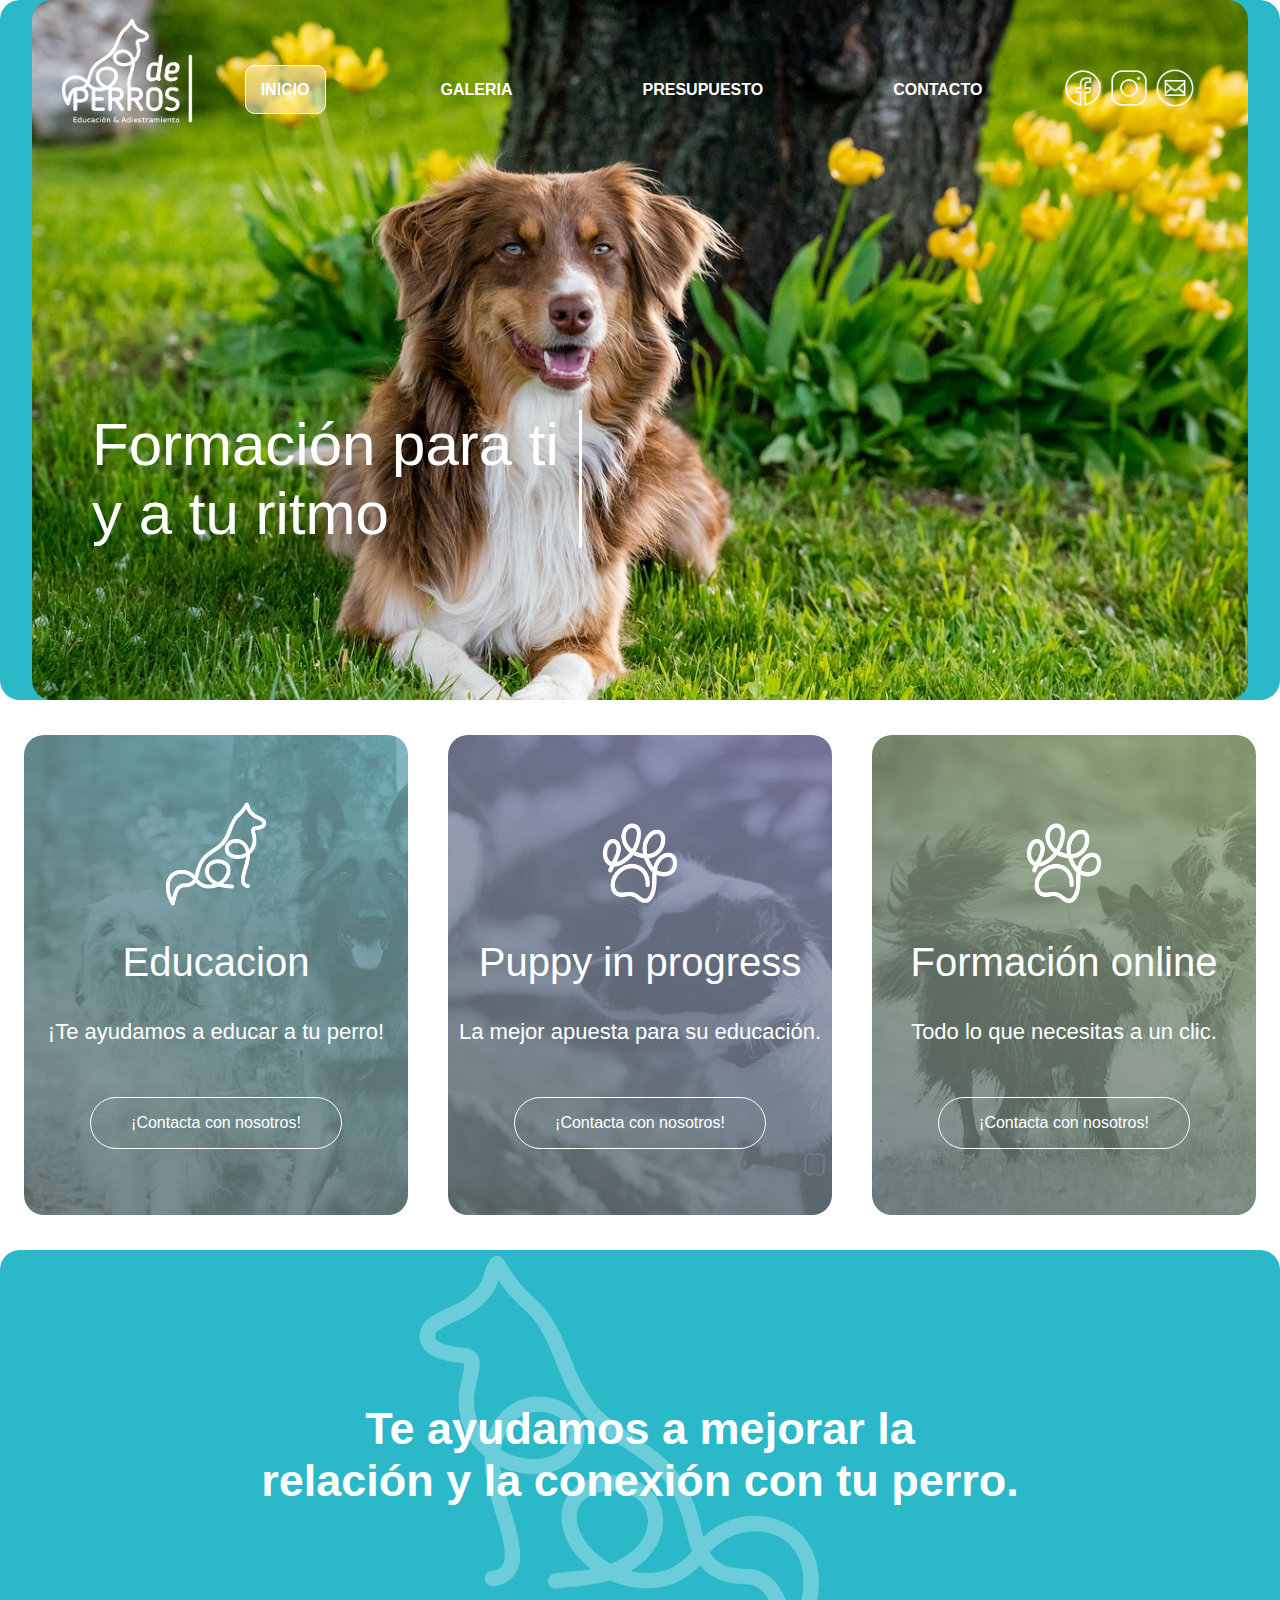
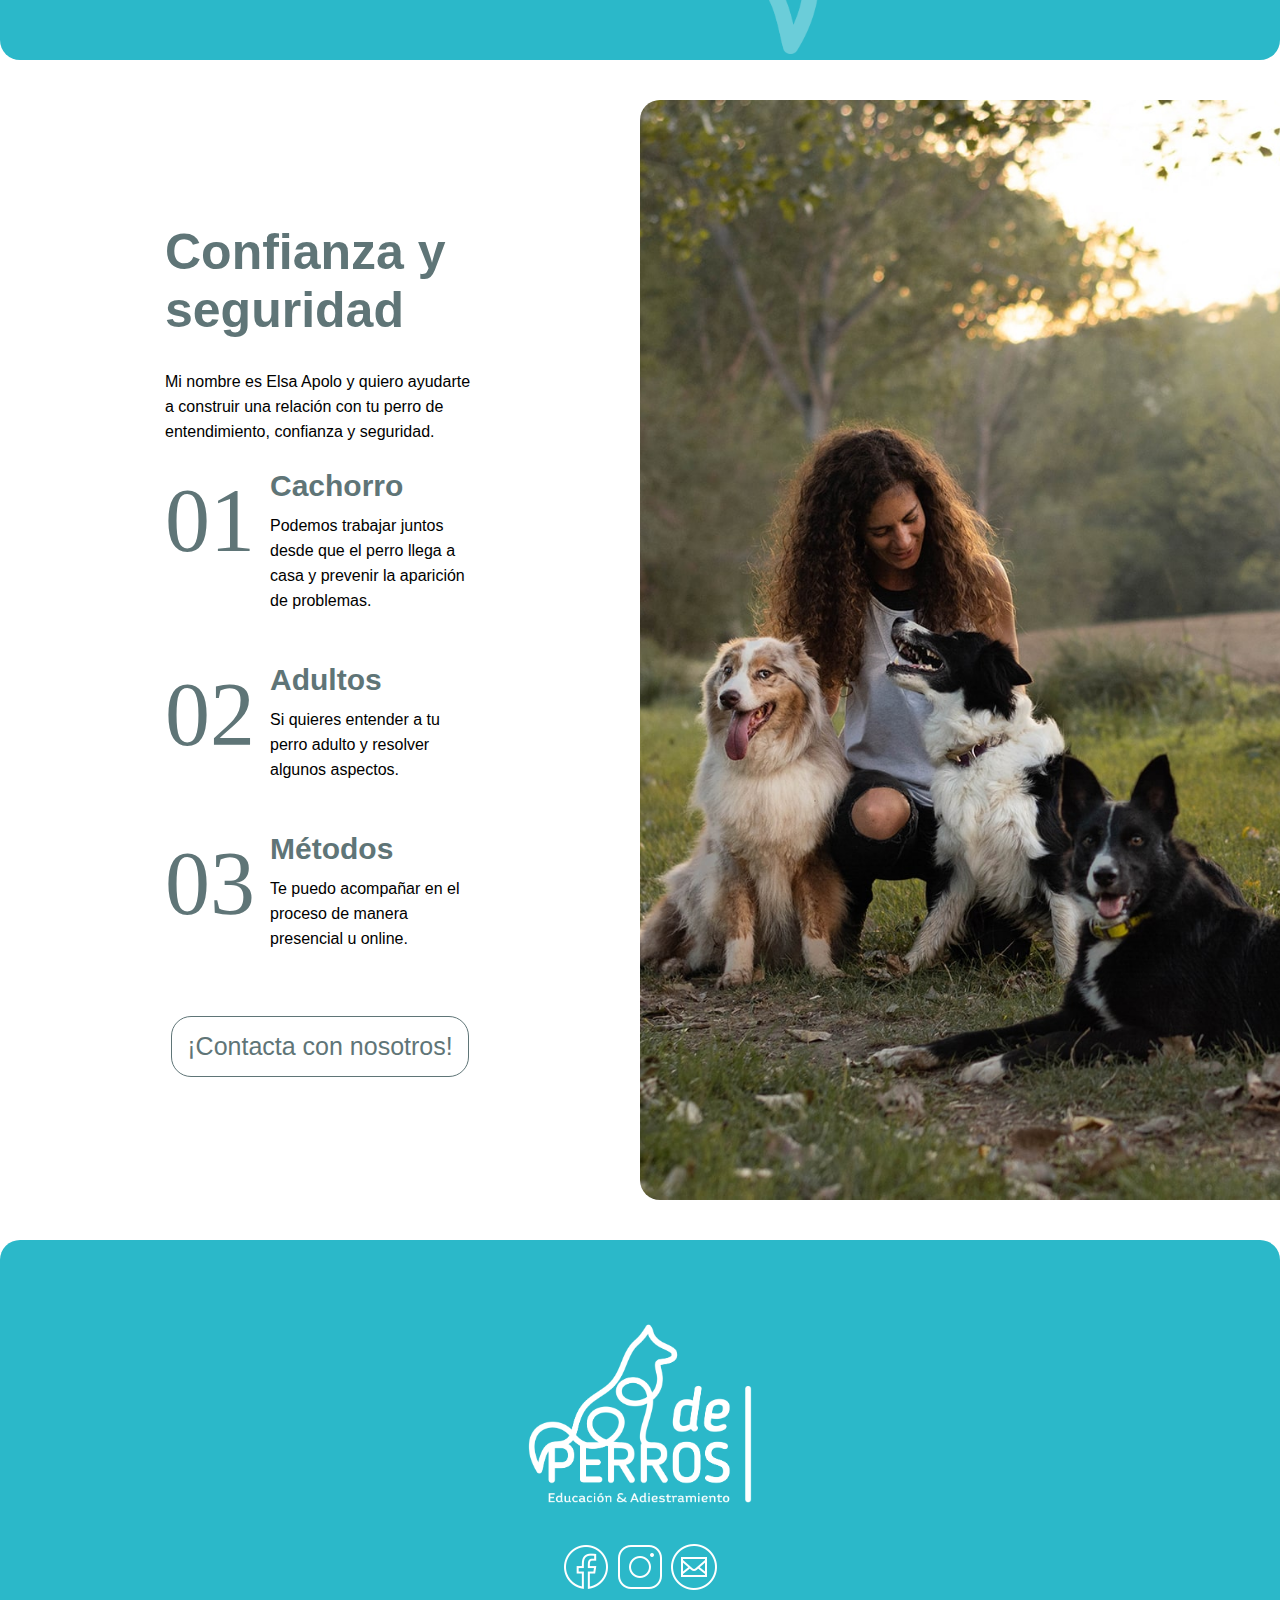
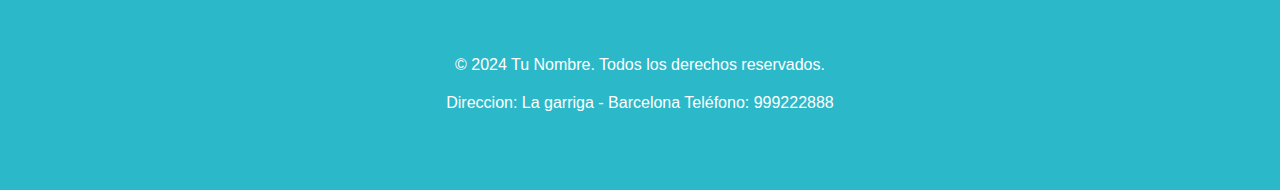
<file: index.html>
<!DOCTYPE html>
<html lang="es">
<head>
    <meta charset="UTF-8">
    <meta name="viewport" content="width=device-width, initial-scale=1.0">
    <title>De Perros - Educacion & Adiestramiento</title>
    <link rel="stylesheet" href="./estilos/estilos.css">
</head>
<body>
    <header class="header-inicio">
        <div class="fondo-imagen-header">
            <nav class="nav-principal">
                <div class="logo-completo-header">
                    <a href="./index.html"><img src="./assets/imagenes/logo_completo_blanco.png" alt="logo completo" class="logo"></a>
                </div>
                <div class="lista-navegador">
                    <ul>
                        <li><a href="./index.html" class="nav-inicio">INICIO</a></li>
                        <li><a href="./views/productos.html">GALERIA</a></li>
                        <li><a href="./views/presupuesto.html">PRESUPUESTO</a></li>
                        <li><a href="./views/contacto.html">CONTACTO</a></li>
                    </ul>
                </div>
                <div class="redes-sociales">
                    <a href="https://www.facebook.com/deperrosadiestramiento" target="_blank"><img src="./assets/imagenes/icons8-facebook-nuevo-50.png" alt="logo de facebook" class="logos"></a>
                    <a href="https://www.instagram.com/elsa_apolo/" target="_blank"><img src="./assets/imagenes/icons8-instagram-50.png" alt="logo de instagram" class="logos"></a>
                    <a href="https://www.google.com/intl/es/gmail/about/" target="_blank"><img src="./assets/imagenes/icons8-correo-50.png" alt="logo de correo" class="logos"></a>
                </div>
            </nav>
            <div class="contenedor-titulo-header">
                <h1 class="titulo-principal">Formación para ti <br> y a tu ritmo</h1>
                <!-- <a href="#" class="boton-principal-header">¡¡Contacta con nosotros!!</a> -->
            </div>    
        </div>  
    </header>
    <main class="main-principal">
        <section class="section1">
            <div class="section1-img1">
                <img src="./assets/imagenes/deperros-59-min-768x749.png" alt="logo de perro" class="logo-perro-pequeño">
                <h4 class="titulo-h4-imagen">Educacion</h4>
                <p class="parrafo-imagen-pequeña">¡Te ayudamos a educar a tu perro!</p>
                <a href="./views/contacto.html" class="enlace-imagen-pequeña">¡Contacta con nosotros!</a>
            </div>
            <div class="section1-img2">
                <img src="./assets/imagenes/deperros-59-min-1-768x749.png" alt="logo de patita de perro" class="logo-perro-pequeño">
                <h4 class="titulo-h4-imagen">Puppy in progress</h4>
                <p class="parrafo-imagen-pequeña">La mejor apuesta para su educación.</p>
                <a href="./views/contacto.html" class="enlace-imagen-pequeña">¡Contacta con nosotros!</a>
            </div>
            <div class="section1-img3">
                <img src="./assets/imagenes/deperros-59-min-1-768x749.png" alt="logo de patita de perro" class="logo-perro-pequeño">
                <h4 class="titulo-h4-imagen">Formación online</h4>
                <p class="parrafo-imagen-pequeña">Todo lo que necesitas a un clic.</p>
                <a href="./views/contacto.html" class="enlace-imagen-pequeña">¡Contacta con nosotros!</a>
            </div>
        </section>
        <section class="section2">
            <h3 class="titulo-encabezado-h3">Te ayudamos a mejorar la <br>  relación y la conexión con tu perro.</h3>
            <img src="./assets/imagenes/deperros-01-min-1.png" alt="logo de perro" class="logo-perro-grande">
        </section>
        <section class="section3">
            <div class="confianza-seguridad-inicio">
               <div class="columna-seguridad-inicio">
                    <h2 class="titulo-confianza">Confianza y seguridad</h2>
                    <p class="parrafo-seguridad">Mi nombre es Elsa Apolo y quiero ayudarte a construir una relación con tu perro de entendimiento, confianza y seguridad.</p>
               </div>
               <div class="numero-1">
                    <div class="caja-numero">
                        <p class="size-numero-inicio gilda-display-regular">01</p>
                    </div>
                    <div class="caja-parrafo">
                        <h4 class="titulo-cachorro">Cachorro</h4>
                        <p class="parrafo-numero">Podemos trabajar juntos desde que el perro llega a casa y prevenir la aparición de problemas.</p>
                    </div>
               </div>
               <div class="numero-1">
                <div class="caja-numero">
                    <p class="size-numero-inicio gilda-display-regular">02</p>
                </div>
                <div class="caja-parrafo">
                    <h4 class="titulo-cachorro">Adultos</h4>
                    <p class="parrafo-numero">Si quieres entender a tu perro adulto y resolver algunos aspectos.</p>
                </div>
                </div>
                <div class="numero-1">
                    <div class="caja-numero">
                        <p class="size-numero-inicio gilda-display-regular">03</p>
                    </div>
                    <div class="caja-parrafo">
                        <h4 class="titulo-cachorro">Métodos</h4>
                        <p class="parrafo-numero">Te puedo acompañar en el proceso de manera presencial u online.</p>
                    </div>
                </div>
                <a href="./views/contacto.html" class="boton-contacta-inicial">¡Contacta con nosotros!</a>
            </div>
            <div class="imagen-confianza-seguridad"></div>
        </section>
    </main>
    <footer class="footer-inicio">
        <img src="./assets/imagenes/logo_completo_blanco.png" alt="logo completo" class="logo-footer-medidas">
        <div class="redes-footer">
            <a href="https://www.facebook.com/deperrosadiestramiento" target="_blank"><img src="./assets/imagenes/icons8-facebook-nuevo-50.png" alt="logo de facebook" class="logos-footer"></a>
            <a href="https://www.instagram.com/elsa_apolo/" target="_blank"><img src="./assets/imagenes/icons8-instagram-50.png" alt="logo de instagram" class="logos-footer"></a>
            <a href="https://www.google.com/intl/es/gmail/about/" target="_blank"><img src="./assets/imagenes/icons8-correo-50.png" alt="logo de correo" class="logos-footer"></a>
        </div>
        <p class="copy-footer">&copy; 2024 Tu Nombre. Todos los derechos reservados.</p>
        <p class="parrafo-direccion-footer">Direccion: La garriga - Barcelona  Teléfono: 999222888 </p>
    </footer>
</body>
</html>
</file>
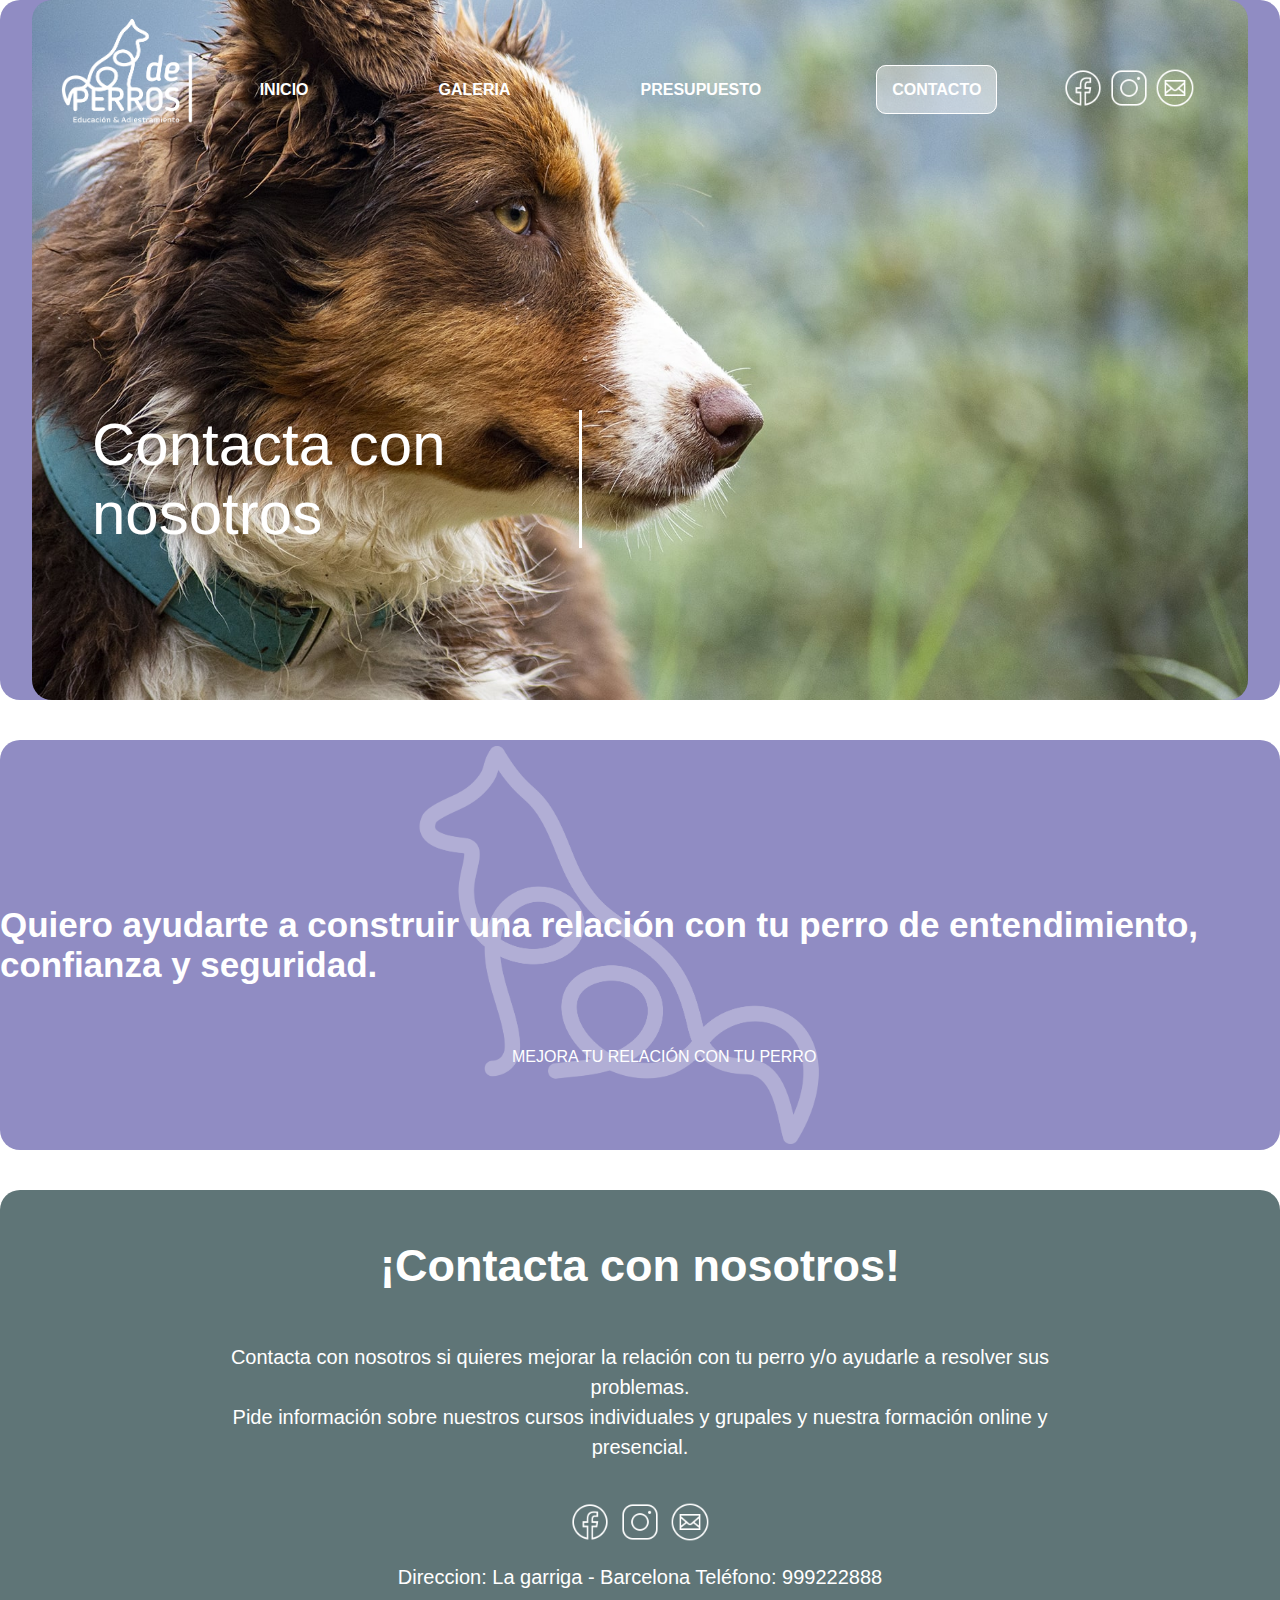
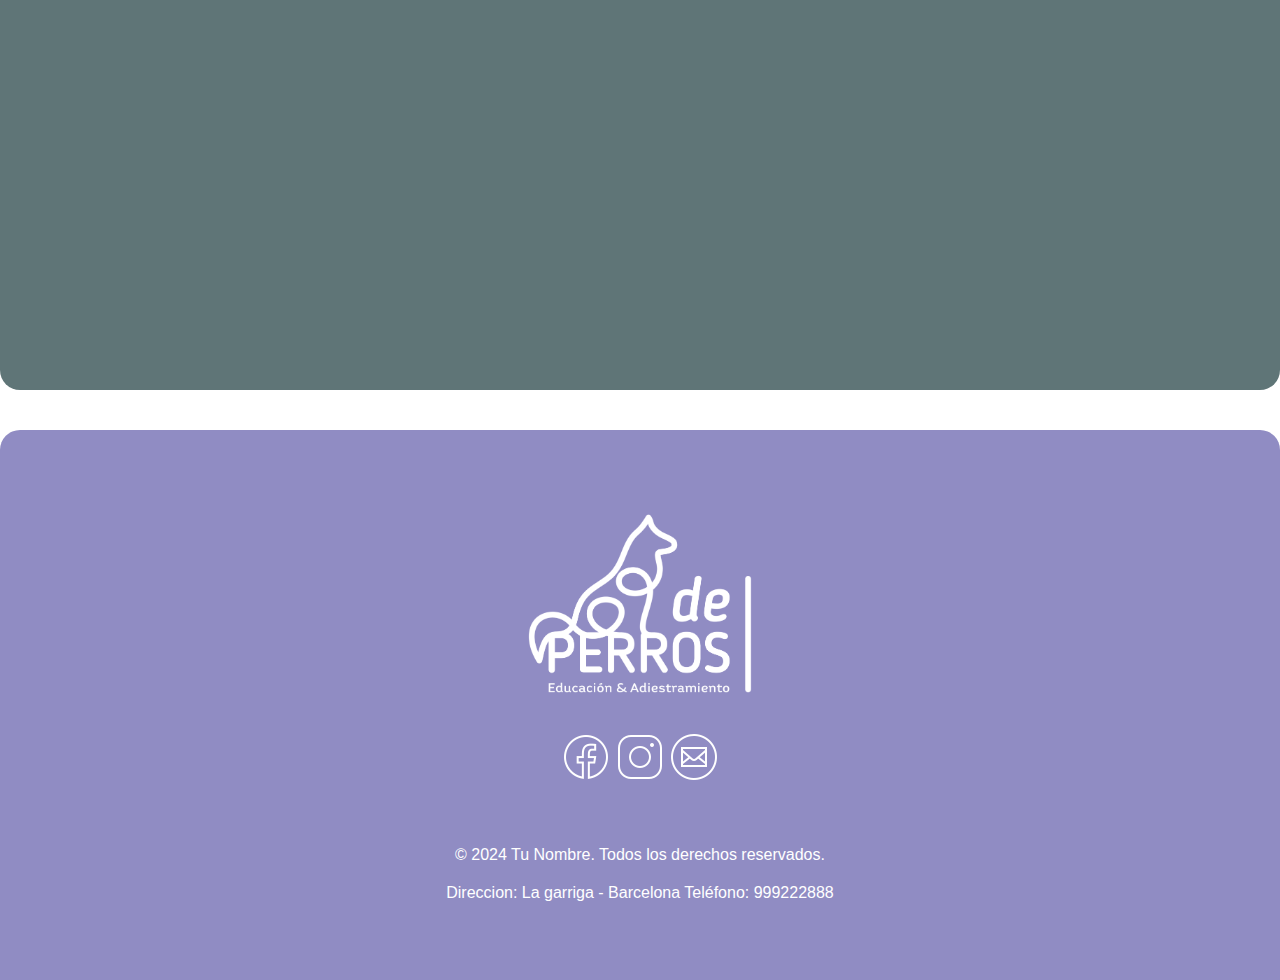
<file: views/contacto.html>
<!DOCTYPE html>
<html lang="es">
<head>
    <meta charset="UTF-8">
    <meta name="viewport" content="width=device-width, initial-scale=1.0">
    <title>Document</title>
    <link rel="stylesheet" href="./../estilos/estilos.css">
</head>
<body>
    <header class="header-inicio-presupuesto">
        <div class="fondo-imagen-presupuesto-contacto">
            <nav class="nav-principal">
                <div class="logo-completo-header">
                    <a href="./../index.html"><img src="./../assets/imagenes/logo_completo_blanco.png" alt="logo completo" class="logo"></a>
                </div>
                <div class="lista-navegador">
                    <ul>
                        <li><a href="./../index.html">INICIO</a></li>
                        <li><a href="./../views/productos.html">GALERIA</a></li>
                        <li><a href="./presupuesto.html">PRESUPUESTO</a></li>
                        <li><a href="./contacto.html" class="nav-contacto">CONTACTO</a></li>
                    </ul>
                </div>
                <div class="redes-sociales">
                    <a href="https://www.facebook.com/deperrosadiestramiento" target="_blank"><img src="./../assets/imagenes/icons8-facebook-nuevo-50.png" alt="logo de facebook" class="logos"></a>
                    <a href="https://www.instagram.com/elsa_apolo/" target="_blank"><img src="./../assets/imagenes/icons8-instagram-50.png" alt="logo de instagram" class="logos"></a>
                    <a href="https://www.google.com/intl/es/gmail/about/" target="_blank"><img src="./../assets/imagenes/icons8-correo-50.png" alt="logo de correo" class="logos"></a>
                </div>
            </nav>
            <div class="contenedor-titulo-header">
                <h1 class="titulo-principal">Contacta con nosotros</h1>
            </div>    
        </div>  
    </header>
    <main>
        <section class="section2-presupuesto">
            <h3 class="titulo-encabezado-h3-productos"> Quiero ayudarte a construir una relación con tu perro de entendimiento, confianza y seguridad.</h3>
            <p class="titulo-fondo-azul-productos">MEJORA TU RELACIÓN CON TU PERRO</p>
            <img src="./../assets/imagenes/deperros-01-min-1.png" alt="logo de perro" class="logo-perro-grande">
        </section>
        <section class="contacta-con-nosotros">
            <div class="contacto">
                <h2 class="titulo-contacto">¡Contacta con nosotros!</h2>
                <p class="parrafo-contacto">Contacta con nosotros si quieres mejorar la relación con tu perro y/o ayudarle a resolver sus problemas. <br> Pide información sobre nuestros cursos individuales y grupales y nuestra formación online y presencial.</p>
                <a href="https://www.facebook.com/deperrosadiestramiento" target="_blank"><img src="./../assets/imagenes/icons8-facebook-nuevo-50.png" alt="logo de facebook" class="logos"></a>
                <a href="https://www.instagram.com/elsa_apolo/" target="_blank"><img src="./../assets/imagenes/icons8-instagram-50.png" alt="logo de instagram" class="logos"></a>
                <a href="https://www.google.com/intl/es/gmail/about/" target="_blank"><img src="./../assets/imagenes/icons8-correo-50.png" alt="logo de correo" class="logos"></a>
                <p class="parrafo-direccion">Direccion: La garriga - Barcelona  Teléfono: 999222888 </p>
            </div>
            <iframe src="https://www.google.com/maps/embed?pb=!1m19!1m8!1m3!1d190710.99968400464!2d2.2833401!3d41.6803805!3m2!1i1024!2i768!4f13.1!4m8!3e6!4m0!4m5!1s0x12a4c5bd9738dbe1%3A0xe1a5c8e5ca4ae083!2sLa%20Garriga%2008530%20Barcelona!3m2!1d41.6803805!2d2.2833400999999998!5e0!3m2!1ses!2ses!4v1713471347501!5m2!1ses!2ses" width="1440" height="450" style="border:0;" allowfullscreen="" loading="lazy" referrerpolicy="no-referrer-when-downgrade" class="mapa"></iframe>
        </section>
    </main>
    <footer class="footer-contacto">
        <img src="./../assets/imagenes/logo_completo_blanco.png" alt="logo completo" class="logo-footer-medidas">
        <div class="redes-footer">
            <a href="https://www.facebook.com/deperrosadiestramiento" target="_blank"><img src="./../assets/imagenes/icons8-facebook-nuevo-50.png" alt="logo de facebook" class="logos-footer"></a>
            <a href="https://www.instagram.com/elsa_apolo/" target="_blank"><img src="./../assets/imagenes/icons8-instagram-50.png" alt="logo de instagram" class="logos-footer"></a>
            <a href="https://www.google.com/intl/es/gmail/about/" target="_blank"><img src="./../assets/imagenes/icons8-correo-50.png" alt="logo de correo" class="logos-footer"></a>
        </div>
        <p class="copy-footer">&copy; 2024 Tu Nombre. Todos los derechos reservados.</p>
        <p class="parrafo-direccion-footer">Direccion: La garriga - Barcelona  Teléfono: 999222888 </p>
    </footer>
</body>
</html>
</file>
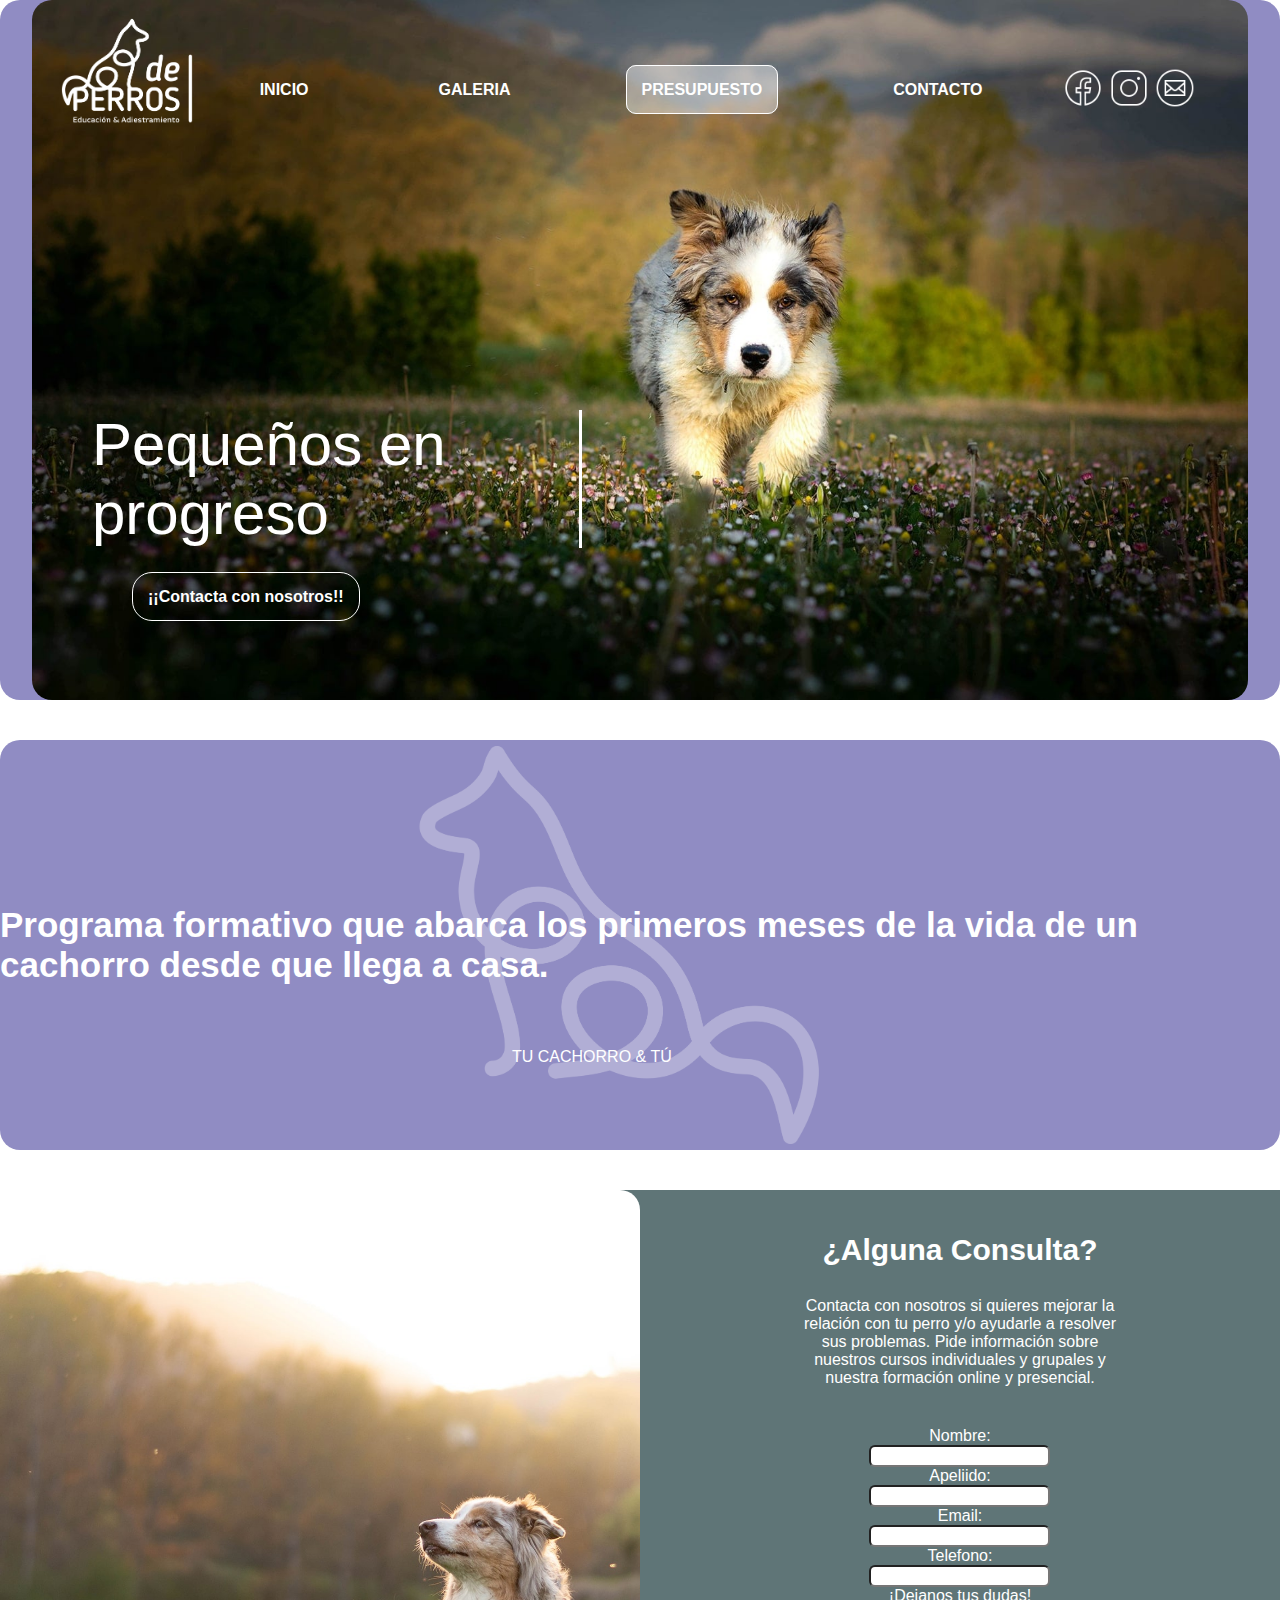
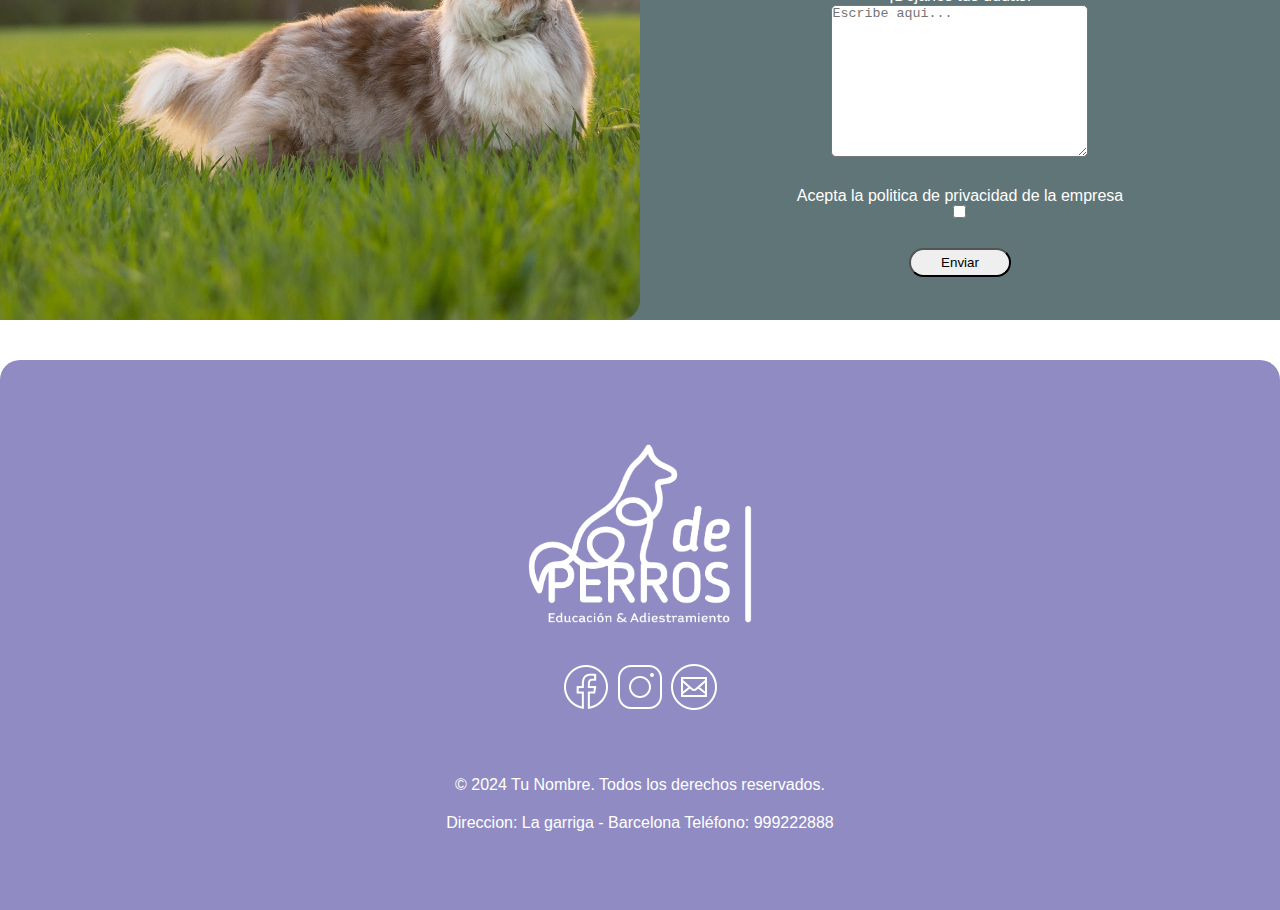
<file: views/presupuesto.html>
<!DOCTYPE html>
<html lang="es">
<head>
    <meta charset="UTF-8">
    <meta name="viewport" content="width=device-width, initial-scale=1.0">
    <title>Presupuesto</title>
    <link rel="stylesheet" href="./../estilos/estilos.css">
</head>
<body>
    <header class="header-inicio-presupuesto">
        <div class="fondo-imagen-presupuesto">
            <nav class="nav-principal">
                <div class="logo-completo-header">
                    <a href="./index.html"><img src="./../assets/imagenes/logo_completo_blanco.png" alt="logo completo" class="logo"></a>
                </div>
                <div class="lista-navegador">
                    <ul>
                        <li><a href="./../index.html">INICIO</a></li>
                        <li><a href="./../views/productos.html">GALERIA</a></li>
                        <li><a href="./presupuesto.html" class="nav-presupuesto">PRESUPUESTO</a></li>
                        <li><a href="./../views/contacto.html" >CONTACTO</a></li>
                    </ul>
                </div>
                <div class="redes-sociales">
                    <a href="https://www.facebook.com/deperrosadiestramiento" target="_blank"><img src="./../assets/imagenes/icons8-facebook-nuevo-50.png" alt="logo de facebook" class="logos"></a>
                    <a href="https://www.instagram.com/elsa_apolo/" target="_blank"><img src="./../assets/imagenes/icons8-instagram-50.png" alt="logo de instagram" class="logos"></a>
                    <a href="https://www.google.com/intl/es/gmail/about/" target="_blank"><img src="./../assets/imagenes/icons8-correo-50.png" alt="logo de correo" class="logos"></a>
                </div>
            </nav>
            <div class="contenedor-titulo-header">
                <h1 class="titulo-principal">Pequeños en progreso</h1>
                <a href="./contacto.html" class="boton-principal-header">¡¡Contacta con nosotros!!</a>
            </div>    
        </div>  
    </header>
    <main>
        <section class="section2-presupuesto">
            <h3 class="titulo-encabezado-h3-productos">Programa formativo que abarca los primeros meses de la vida de un cachorro desde que llega a casa.</h3>
            <p class="titulo-fondo-azul-productos">TU CACHORRO & TÚ</p>
            <img src="./../assets/imagenes/deperros-01-min-1.png" alt="logo de perro" class="logo-perro-grande">
        </section>
        <section class="section3-presupuesto">
            <div class="contenedor-imagen"></div>
            <div class="formulario-presupuesto">
                <div class="contenedor-titulo-formulario">
                    <h2 class="consulta-formulario">¿Alguna Consulta?</h2>
                    <p>Contacta con nosotros si quieres mejorar la relación con tu perro y/o ayudarle a resolver sus problemas. Pide información sobre nuestros cursos individuales y grupales y nuestra formación online y presencial.</p>
                </div>
                <form action="#" method="post" class="formulario">
                    <label for="name">Nombre:</label>
                    <input type="text" name="name" id="name" required class="dimensiones">
                    <label for="apellido">Apeliido:</label>
                    <input type="text" name="apellido" id="apellido" required class="dimensiones">
                    <label for="correo">Email:</label>
                    <input type="email" name="correo" id="correo" required class="dimensiones">
                    <label for="tel">Telefono:</label>
                    <input type="tel" name="tel" id="tel" class="dimensiones">
                    <label for="comentario">¡Dejanos tus dudas!</label>
                    <textarea name="comentario" id="comentario" cols="30" rows="10" placeholder="Escribe aqui..." required class="caja-texto"></textarea>
                    <label for="privacidad">Acepta la politica de privacidad de la empresa</label> <input type="checkbox" name="privacidad" id="privacidad" required>
                    <button type="submit" class="boton-formulario">Enviar</button>
                </form>
            </div>
        </section>
    </main>
    <footer class="footer-presupuesto">
        <img src="./../assets/imagenes/logo_completo_blanco.png" alt="logo completo" class="logo-footer-medidas">
        <div class="redes-footer">
            <a href="https://www.facebook.com/deperrosadiestramiento" target="_blank"><img src="./../assets/imagenes/icons8-facebook-nuevo-50.png" alt="logo de facebook" class="logos-footer"></a>
            <a href="https://www.instagram.com/elsa_apolo/" target="_blank"><img src="./../assets/imagenes/icons8-instagram-50.png" alt="logo de instagram" class="logos-footer"></a>
            <a href="https://www.google.com/intl/es/gmail/about/" target="_blank"><img src="./../assets/imagenes/icons8-correo-50.png" alt="logo de correo" class="logos-footer"></a>
        </div>
        <p class="copy-footer">&copy; 2024 Tu Nombre. Todos los derechos reservados.</p>
        <p class="parrafo-direccion-footer">Direccion: La garriga - Barcelona  Teléfono: 999222888 </p>
    </footer>
</body>
</html>
</file>
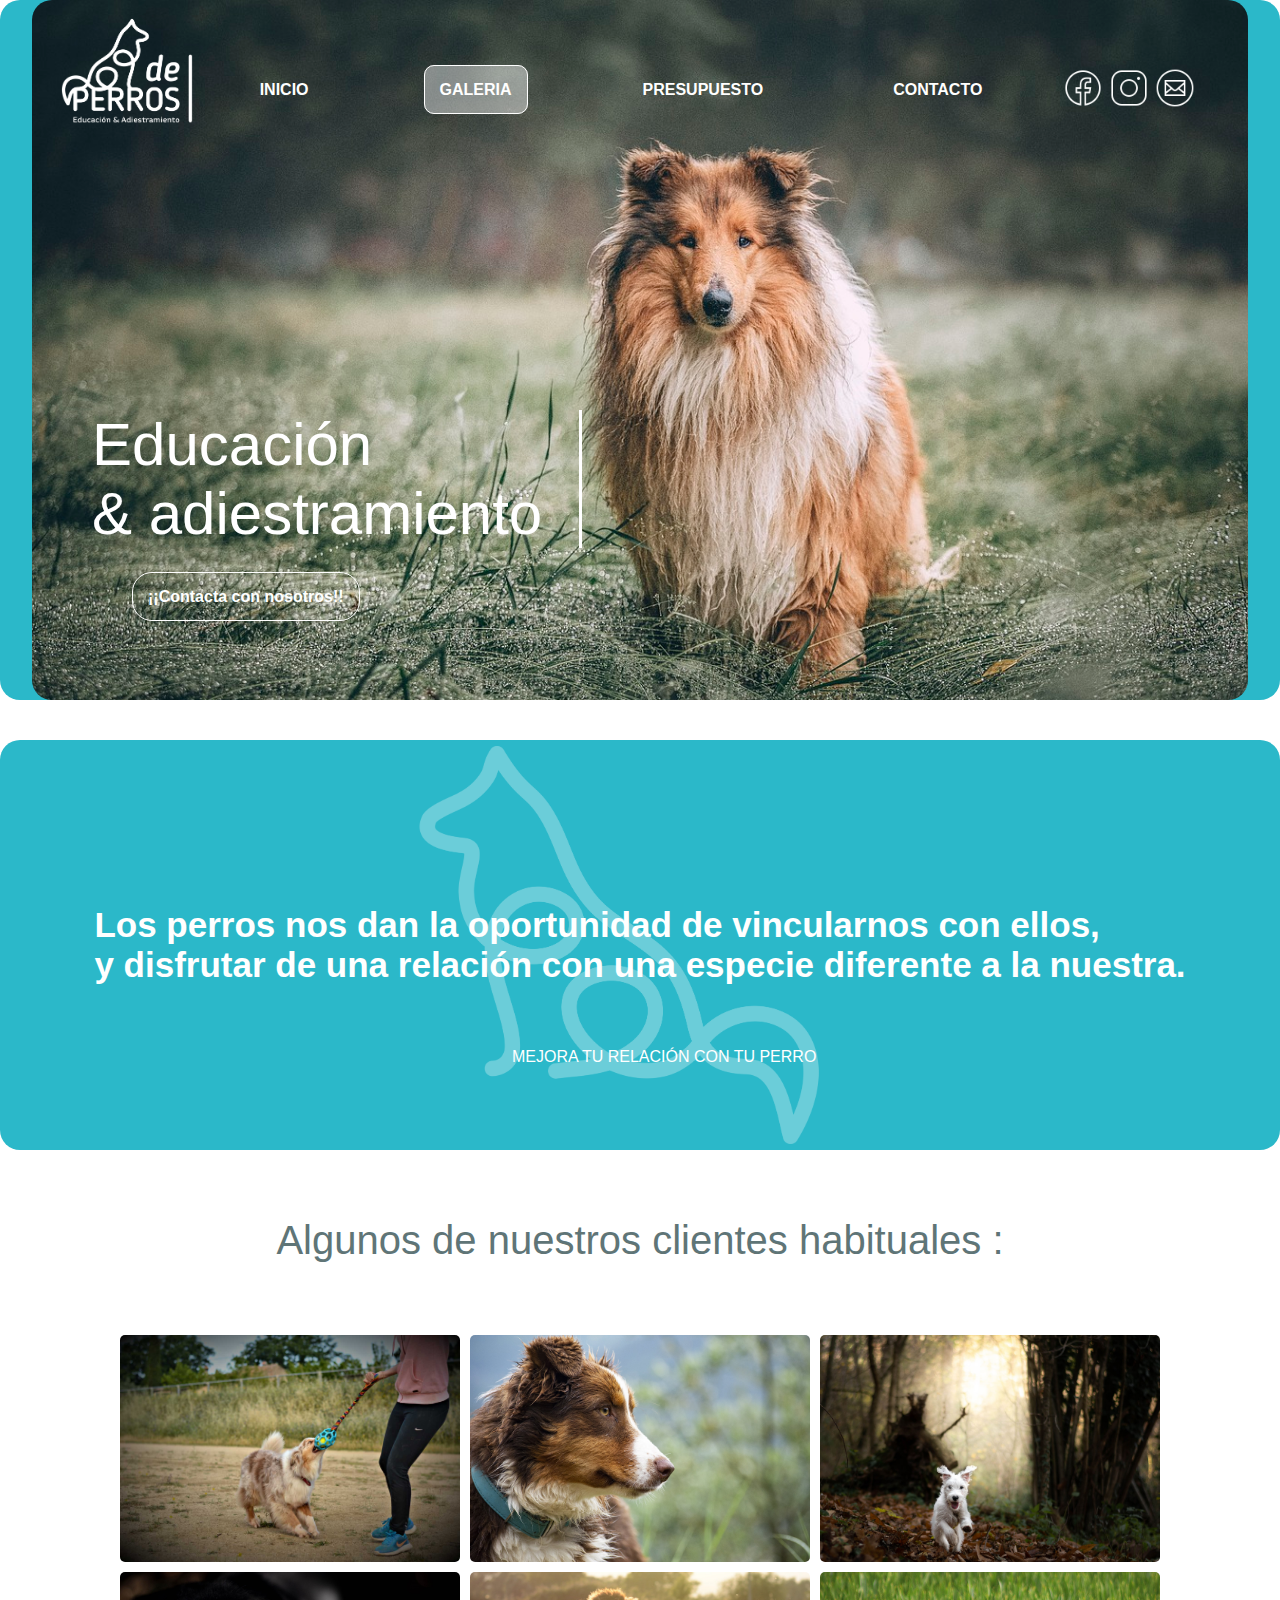
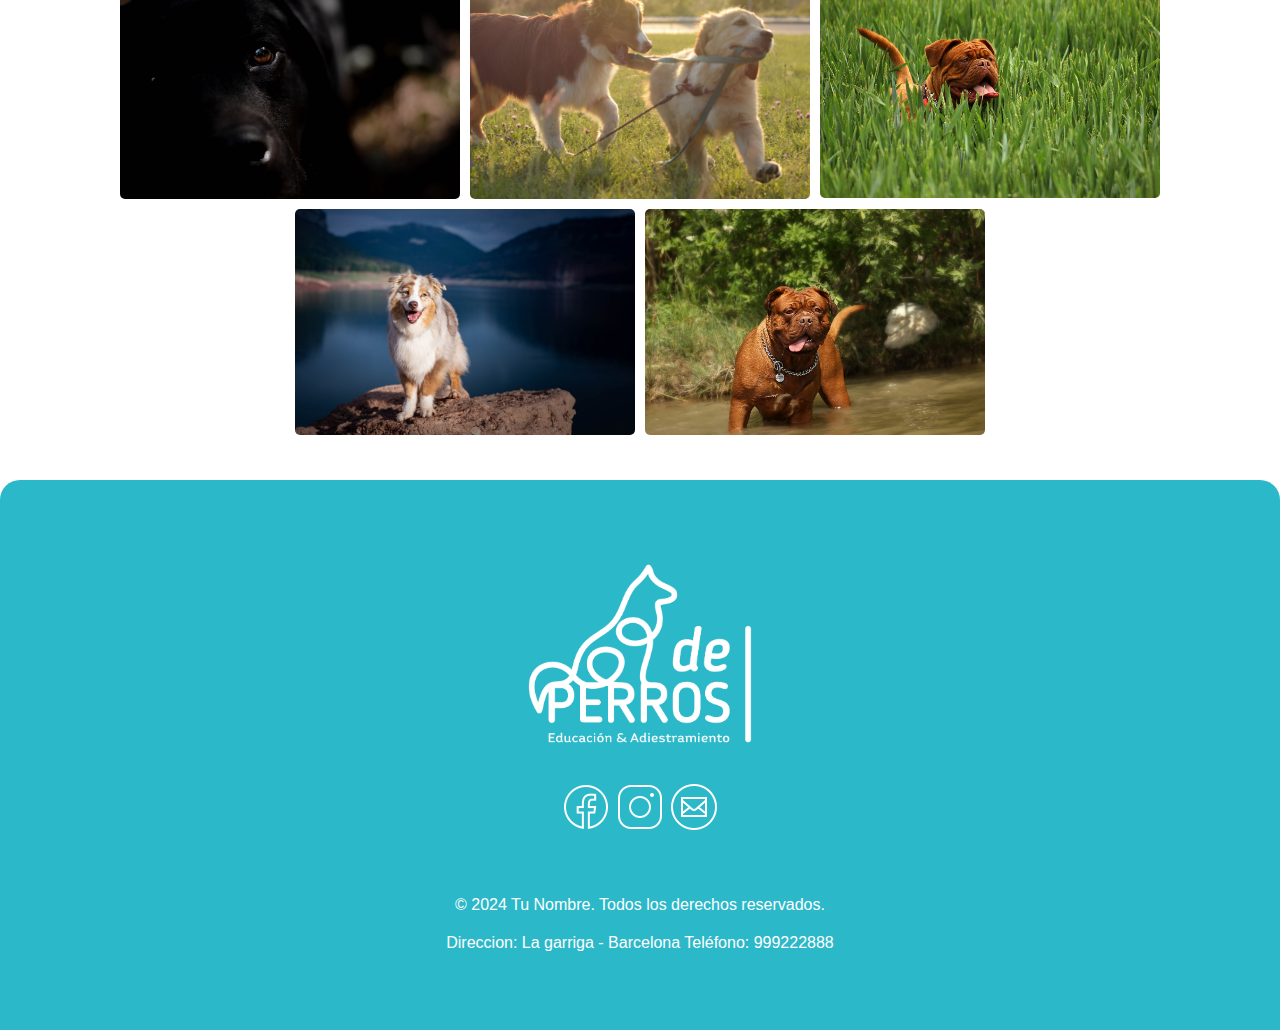
<file: views/productos.html>
<!DOCTYPE html>
<html lang="es">
<head>
    <meta charset="UTF-8">
    <meta name="viewport" content="width=device-width, initial-scale=1.0">
    <title>Galeria</title>
    <link rel="stylesheet" href="./../estilos/estilos.css">
</head>
<body>
    <header class="header-inicio">
        <div class="fondo-imagen-productos">
            <nav class="nav-principal">
                <div class="logo-completo-header">
                    <a href="./../index.html"><img src="./../assets/imagenes/logo_completo_blanco.png" alt="logo completo" class="logo"></a>
                </div>
                <div class="lista-navegador">
                    <ul>
                        <li><a href="./../index.html">INICIO</a></li>
                        <li><a href="./productos.html" class="nav-galeria">GALERIA</a></li>
                        <li><a href="./presupuesto.html">PRESUPUESTO</a></li>
                        <li><a href="./contacto.html">CONTACTO</a></li>
                    </ul>
                </div>
                <div class="redes-sociales">
                    <a href="https://www.facebook.com/deperrosadiestramiento" target="_blank"><img src="./../assets/imagenes/icons8-facebook-nuevo-50.png" alt="logo de facebook" class="logos"></a>
                    <a href="https://www.instagram.com/elsa_apolo/" target="_blank"><img src="./../assets/imagenes/icons8-instagram-50.png" alt="logo de instagram" class="logos"></a>
                    <a href="https://www.google.com/intl/es/gmail/about/" target="_blank"><img src="./../assets/imagenes/icons8-correo-50.png" alt="logo de correo" class="logos"></a>
                </div>
            </nav>
            <div class="contenedor-titulo-header">
                <h1 class="titulo-principal">Educación<br> & adiestramiento</h1>
                <a href="./contacto.html" class="boton-principal-header">¡¡Contacta con nosotros!!</a>
            </div>    
        </div>  
    </header>
    <main>
        <section class="section2-galeria">
            <h3 class="titulo-encabezado-h3-productos">Los perros nos dan la oportunidad de vincularnos con ellos, <br>y disfrutar de una relación con una especie diferente a la nuestra.</h3>
            <p class="titulo-fondo-azul-productos">MEJORA TU RELACIÓN CON TU PERRO</p>
            <img src="./../assets/imagenes/deperros-01-min-1.png" alt="logo de perro" class="logo-perro-grande">
        </section>
        <div class="titulo-galeria-fotos">
            <h2 class="titulo-galeria">Algunos de nuestros clientes habituales :</h2>
        </div>
        <section class="section3-productos">
            <img src="./../assets/imagenes/2.-juego.jpg" alt="" class="galeria-foto">
            <img src="./../assets/imagenes/EAD200616_DSC1045-min-min-min.jpg" alt="" class="galeria-foto">
            <img src="./../assets/imagenes/EAD211207_DSC0510-min-min-min.jpg" alt="" class="galeria-foto">
            <img src="./../assets/imagenes/perro-negro.jpg" alt="" class="galeria-foto">
            <img src="./../assets/imagenes/EAD200627_DSC0033-copia-min-min-min.jpg" alt="" class="galeria-foto">
            <img src="./../assets/imagenes/bordeaux-869032_1280.jpg" alt="" class="galeria-foto">
            <img src="./../assets/imagenes/EAD220822_DSC0372-min-min.jpg" alt="" class="galeria-foto">
            <img src="./../assets/imagenes/bordeaux-869000_1280.jpg" alt="" class="galeria-foto">
        </section>
    </main>
    <footer class="footer-inicio">
        <img src="./../assets/imagenes/logo_completo_blanco.png" alt="logo completo" class="logo-footer-medidas">
        <div class="redes-footer">
            <a href="https://www.facebook.com/deperrosadiestramiento" target="_blank"><img src="./../assets/imagenes/icons8-facebook-nuevo-50.png" alt="logo de facebook" class="logos-footer"></a>
            <a href="https://www.instagram.com/elsa_apolo/" target="_blank"><img src="./../assets/imagenes/icons8-instagram-50.png" alt="logo de instagram" class="logos-footer"></a>
            <a href="https://www.google.com/intl/es/gmail/about/" target="_blank"><img src="./../assets/imagenes/icons8-correo-50.png" alt="logo de correo" class="logos-footer"></a>
        </div>
        <p class="copy-footer">&copy; 2024 Tu Nombre. Todos los derechos reservados.</p>
        <p class="parrafo-direccion-footer">Direccion: La garriga - Barcelona  Teléfono: 999222888 </p>
    </footer>
</body>
</html>
</file>
<file: estilos/estilos.css>
*{
    margin: 0;
    padding: 0;
    box-sizing: border-box;
}

@import url('https://fonts.googleapis.com/css2?family=Inter:wght@100..900&family=Roboto:ital,wght@0,100;0,300;0,400;0,500;0,700;0,900;1,100;1,300;1,400;1,500;1,700;1,900&display=swap');

@import url('https://fonts.googleapis.com/css2?family=Gilda+Display&display=swap');

body{
    font-family: "Roboto", sans-serif;
    font-weight: 300;
    font-style: normal;
  }
/* ------------------ Header inicio ----------------- */
.header-inicio{
    width: 100%;
    height: 700px;
    background-color: #2BB8C9;
    border-radius: 20px;
}
.fondo-imagen-header{
    display: flex;
    flex-direction: column;
    width: 95%;
    height: 100%;
    margin: 0 auto;
    background-size: cover;
    background-repeat: no-repeat;
    background-image: url(./../assets/imagenes/australian-shepherd.jpg);
    border-radius: 20px;
    animation: header 1.5s 1;
    animation-timing-function: line;
    position: relative;
}

@keyframes header {
    from{top: 100px;}
    to{top: 0px;}
        
}

.logo-completo-header{
    width: 150px;
    height: 150px;
}

.logo{
    width: 150px;
    height: 113px;
    margin-left: 20px;
}

.nav-principal{
    display: flex;
    justify-content:space-between;
    height: 180px;
    width: 100%;
    align-items: center;
}
 .redes-sociales{
    margin-right: 50px;
    display: flex;
 }

 .logos{
    width: 40px;
    margin: 0 3px;
 }

 .logos:hover{
    border-radius: 50%;
    border: 2px solid rgb(252, 250, 250);
 }

 .lista-navegador ul{
    display: flex;
 }

 .lista-navegador ul li{
    margin: 0 50px;
    list-style: none;
 }

 .lista-navegador ul li a{
    color: white;
    text-decoration: none;
    font-weight: 600;
    padding: 15px;
 }

 .lista-navegador ul li a:hover{
    border: 1px solid white;
    border-radius: 10px;
 }

.nav-inicio{
    border: 1px solid white;
    border-radius: 10px;
    background-color: rgba(255, 255, 255, 0.432);
}

.contenedor-titulo-header{
   width: 550px;
   padding: 30px;
   position: relative;
   top:200px;
   left: 30px;
   border-radius: 20px;
   color: white;
   /* display: flex; */
}

.titulo-principal{
    font-size: 60px;
    font-weight: 500;
    border-right:  3px solid white;
}

.boton-principal-header{
    position:relative;
    top: 40px;
    left: 40px;
    padding: 15px;
    border-radius: 20px;
    text-decoration: none;
    color: white;
    border: 1px solid white;
    font-weight: 600;
}
.boton-principal-header:hover{
   background-color: rgba(255, 255, 255, 0.219);
}

/* -------------- Main inicio -------------------- */  

.section1{
    width: 100%;
    height: 550px;
    display: flex;
    justify-content: center;
    align-items: center;
    flex-wrap: wrap;
    
}

.section1-img1{
    width: 30%;
    height: 480px;
    background-image: url(./../assets/imagenes/banner_educacion-2.jpeg);
    background-size: cover;
    border-radius: 20px;
    margin:0 20px;
    display: flex;
    flex-direction: column;
    justify-content: center;
    align-items: center;
    line-height: 50px;
}

.section1-img2{
    width: 30%;
    height: 480px;
    background-image: url(./../assets/imagenes/banner_cachorros-2-1.jpg);
    background-size: cover;
    border-radius: 20px;
    margin:0 20px;
    display: flex;
    flex-direction: column;
    justify-content: center;
    align-items: center;
    line-height: 50px;
}

.section1-img3{
    width: 30%;
    height: 480px;
    background-image: url(./../assets/imagenes/banner_excursiones-1.jpg);
    background-size: cover;
    border-radius: 20px;
    margin:0 20px;
    display: flex;
    flex-direction: column;
    justify-content: center;
    align-items: center;
    line-height: 50px;
}

.banner1-principal{
    width: 100%;
    border-radius: 20px ;
}

.logo-perro-pequeño{
    width: 106px;
    height: 106px;
}

.titulo-h4-imagen{
    font-size: 2.5rem;
    color: white;
    font-weight: 300;
    margin-top: 30px;
}

.parrafo-imagen-pequeña{
    color:  white;
    font-size: 22px;
    margin-top: 20px;
}

.enlace-imagen-pequeña{
    padding: 0 40px;
    border: 1px solid white;
    border-radius: 30px;
    text-decoration: none;
    color: white;
    margin-top: 40px;
}

.enlace-imagen-pequeña:hover{
    background-color: rgba(242, 243, 243, 0.164);
}

.section2{
    width: 100%;
    height: 410px;
    background-color: #2BB8C9;
    border-radius: 20px;
    display: flex;
    flex-direction: column;
    justify-content: center;
    align-items: center;
    background-size:contain;
    position: relative;
}

.logo-perro-grande{
    width: 450px;
    height: auto;
}

.titulo-fondo-azul{
    color: white;
}

.titulo-encabezado-h3{
    position: absolute;
    font-size: 45px;
    color: white;
    text-align: center;
}

.section3{
    width: 100%;
    height: 1100px;
    margin-top: 40px;
    display: flex;
}

.confianza-seguridad-inicio{
    width: 50%;
    height: 100%;
    /* background-color: antiquewhite; */
    display: flex;
    flex-direction: column;
    align-items: center;
    justify-content: center;
}

.columna-seguridad-inicio{
    width: 310px;
    /* height: 100%; */
}

.titulo-confianza{
    font-size: 50px;
    font-weight: 700;
    color: #5F7577;
}

.parrafo-seguridad{
    margin-top: 30px;
    line-height: 25px;
}

.numero-1{
    width: 310px;
    /* height: 100%; */
    display: flex;
    margin: 25px 0;
} 

.size-numero-inicio{
    font-size: 90px;
    color: #5F7577;
}
.gilda-display-regular {
    font-family: "Gilda Display", serif;
    font-weight: 400;
    font-style: normal;
}


.parrafo-numero{
    width: 205px;
    line-height: 25px;
    margin-top: 10px;
}

.titulo-cachorro{
    font-size: 30px;
    color: #5F7577;
}

.caja-parrafo{
    margin-left: 15px;
    width: 150px;
    /* height: 200px; */
}

.boton-contacta-inicial{
    text-decoration: none;
    padding: 15px;
    color: #5F7577;
    font-size: 25px;
    border: 1px solid #5F7577;
    border-radius: 20px;
    margin-top: 40px;
}

.boton-contacta-inicial:hover{
    background-color:#5f7577 ;
    color: white;
}

.imagen-confianza-seguridad{
    background-image: url(./../assets/imagenes/EAD220911_DSC0166_2-min.jpg);
    width: 50%;
    height: 100%;
    background-position: center;
    background-repeat: no-repeat;
    background-size: cover;
    border-radius: 20px 0 0 20px;
}

/* --------------------- Footer inicio ------------ */

.footer-inicio{
    width: 100%;
    height: 550px;
    background-color: #2BB8C9;
    margin-top: 40px;
    border-radius: 20px 20px 0 0;
    display: flex;
    justify-content: center;
    flex-direction: column;
    align-items: center;
}

.logo-footer-medidas{
    width: 20%;
    height: auto;
}

.logos-footer:hover{
    border-radius: 50%;
    border: 2px solid rgb(252, 250, 250);
}

.redes-footer{
    margin-top: 30px;
}

.copy-footer{
    margin-top: 60px;
    color: white;
}

/* ------------- Estilos Galeria --------------- */

.nav-galeria{
    border: 1px solid white;
    border-radius: 10px;
    background-color: rgba(255, 255, 255, 0.432);
}

.fondo-imagen-productos{
    display: flex;
    flex-direction: column;
    width: 95%;
    height: 100%;
    margin: 0 auto;
    background-size: cover;
    background-repeat: no-repeat;
    background-image: url(./../assets/imagenes/rough-collie.jpg);
    border-radius: 20px;
    animation: header 1.5s 1;
    animation-timing-function:line;
    position: relative;
}

.section2-galeria{
    width: 100%;
    height: 410px;
    background-color: #2BB8C9;
    border-radius: 20px;
    display: flex;
    flex-direction: column;
    justify-content: center;
    align-items: center;
    background-size:contain;
    position: relative;
    margin-top: 40px;
}

.titulo-encabezado-h3-productos{
    
    position: absolute;
    font-size: 35px;
    color: white;
}

.titulo-fondo-azul-productos{
    position: relative;
    position: absolute;
    top: 75%;
    left: 40%;
    color: white;
}

.section3-productos{
    width: 100%;
    height: 100%;
    display: flex;
    flex-wrap: wrap;
    justify-content: center;
}

.galeria-foto{
    width: 350px;
    height: 100%;
    padding: 5px;
    border-radius:10px;
}

.titulo-galeria-fotos{
    width: 100%;
    height: 100px;
    margin: 40px 0; 
    display: flex;
    justify-content: center;
    align-items: center;
}

.titulo-galeria{
    font-family: "Roboto", sans-serif;
    font-weight: 300;
    font-style: normal;
    font-size: 40px;
    color: #5f7577;
}

/* ---------- Estilos presupuesto --------------- */
.header-inicio-presupuesto{
    width: 100%;
    height: 700px;
    background-color: #908CC3;
    border-radius: 20px;
}
.nav-presupuesto{
    border: 1px solid white;
    border-radius: 10px;
    background-color: rgba(255, 255, 255, 0.432);
}

.fondo-imagen-presupuesto{
    display: flex;
    flex-direction: column;
    width: 95%;
    height: 100%;
    margin: 0 auto;
    background-size: cover;
    background-repeat: no-repeat;
    background-image: url(./../assets/imagenes/EAD210415_DSC0474-min-min-min.jpg);
    border-radius: 20px;
    animation: header 1.5s 1;
    animation-timing-function: line;
    position: relative;
}

.section2-presupuesto{
    width: 100%;
    height: 410px;
    background-color: #908CC3;
    border-radius: 20px;
    display: flex;
    flex-direction: column;
    justify-content: center;
    align-items: center;
    background-size:contain;
    position: relative;
    margin-top: 40px;
}

.section3-presupuesto{
    width: 100%;
    height: 730px;
    background-color: #5F7577;
    display: flex;
    margin-top: 40px;
}

.contenedor-imagen{
    width: 50%;
    height: 100%;
    background-image: url(./../assets/imagenes/inicio01-min.jpg);
    background-repeat: no-repeat;
    background-size: cover;
    background-position: center;
    border-radius: 0 20px 20px 0;
}

.formulario-presupuesto{
    width: 50%;
    height: 100%;
    display: flex;
    justify-content: center;
    flex-direction: column;
    align-items: center;
    
}

.contenedor-titulo-formulario{
    width: 50%;
    text-align: center;
    color: white;
}
.consulta-formulario{
    font-size: 30px;
    margin-bottom: 30px;
}

.formulario{
    display: flex;
    align-items: center;
    flex-direction: column;
    justify-content: center;
    margin-top: 40px;
}

.dimensiones{
    border-radius: 6px;
    height: 22px;
}

.caja-texto{
    border-radius: 5px;
    margin-bottom: 30px;
}

.boton-formulario{
    margin-top: 30px;
    padding: 5px 30px;
    border-radius: 20px;
}

label{
    color: white;
}

.footer-presupuesto{
    width: 100%;
    height: 550px;
    background-color: #908CC3;
    margin-top: 40px;
    border-radius: 20px 20px 0 0;
    display: flex;
    justify-content: center;
    flex-direction: column;
    align-items: center;
}
/* ------------ Estilos contacto ------- */
.nav-contacto{
    border: 1px solid white;
    border-radius: 10px;
    background-color: rgba(255, 255, 255, 0.432);
}

.fondo-imagen-presupuesto-contacto{
    display: flex;
    flex-direction: column;
    width: 95%;
    height: 100%;
    margin: 0 auto;
    background-size: cover;
    background-repeat: no-repeat;
    background-image: url(./../assets/imagenes/EAD200616_DSC1045-min-min-min.jpg);
    border-radius: 20px;
    animation: header 1.5s 1;
    animation-timing-function: line;
    position: relative;
    background-position: center;
}

.contacta-con-nosotros{
    width: 100%;
    height: 800px;
    background-color: #5F7577;
    margin-top: 40px;
    border-radius: 20px;
    display: flex;
    flex-direction: column;
    justify-content: space-between;
    align-items:center;
}

.contacto{
    width: 70%;
    text-align: center;
    color: white;
    margin-top: 50px;
}

.titulo-contacto{
    font-size: 45px;
    margin-bottom: 50px;
}

.parrafo-contacto{
    font-size: 20px;
    line-height: 30px;
    margin-bottom: 40px;
}

.footer-contacto{
    width: 100%;
    height: 550px;
    background-color: #908CC3;
    margin-top: 40px;
    border-radius: 20px 20px 0 0;
    display: flex;
    justify-content: center;
    flex-direction: column;
    align-items: center;
}

.mapa{
    width: 100%;
    border-radius: 0 0 20px 20px;
}

.parrafo-direccion{
    font-size: 20px;
    margin-top: 20px;
}

.parrafo-direccion-footer{
    color: white;
    margin-top: 20px;
}
/* ---------- estilos tablet -------- */
@media (min-width: 601px) and (max-width: 1243px){
    .nav-principal{
        width: 100%;
    }
    .lista-navegador ul li a{
        color: white;
        text-decoration: none;
        font-weight: 600;
        padding: 10px;
        margin: 0 0px;
     }
     .lista-navegador ul li{
        margin: 8px;
    }
    .redes-sociales{
        display: none;
    }
    .section1{
        flex-direction: column;
        flex-wrap: wrap;
        height: 100%;
        padding: 20px;
    }
    .section1-img1, .section1-img2, .section1-img3{
        width: 100%;
        margin: 10px 0px; 
    }

    .titulo-encabezado-h3{
        font-size: 40px;
    }
    .imagen-confianza-seguridad{
        background-position: center;
    }
    .footer-inicio{
        height: 400px;
    }

    /* ------estilos galeria tablet------ */

    .titulo-encabezado-h3-productos{
        text-align: center;
    }
    .titulo-fondo-azul-productos{
            display: none;
    }

    .section2-galeria{
        justify-content: center;
    }

    .footer-presupuesto{
        height: 400px;
    }
   
    .section3-presupuesto{
        align-items: center;
    }
    .section3-presupuesto{
        flex-direction: column;
        height: 100%;
    }
    .contenedor-imagen{
        height: 300px;
        width: 100%;
        border-radius: none;
    }
    .contenedor-titulo-formulario{
        width: 500px;
    }
    /* estilos contacto */
    .footer-contacto{
        height: 400px;
    }
    
}
/* ----------- estilos movil ------- */
/* -------------- index ---------------- */
@media (max-width: 600px){

    .logo-completo-header{
        display: none;       
    }
    .nav-principal{
       font-size: x-small;
       
       height: 80px;
       justify-content: center;
    }
   
    .lista-navegador ul li{
        margin: 0;
    }
    .lista-navegador ul li a{
        color: white;
        text-decoration: none;
        font-weight: 600;
        padding: 10px;
        margin: 0 5px;
     }
     .boton-principal-header{
        display: none;
     }
    .logo{
        display: none;
    }
    .redes-sociales{
        display: none;
    }
    .fondo-imagen-header{
        background-position: center;
        height: 500px;
        align-items: end;
        
    }
    .titulo-principal{
        width: 400px;
        font-size: 40px;
    }
    .header-inicio{
        height: 500px;
    }
    .contenedor-titulo-header{
        width: 250px;
        padding: 0; 
        position: relative;
        left: -10px;

    }
    .titulo-principal{
        font-size: 30px;
        border: none;
        width: 250px;
        height: 80px;
        text-align: center;
        padding: 5px;
        border-right: 1px solid white ;
    }
    .section1-img1, .section1-img2, .section1-img3{
        width: 100%;
        margin: 15px;
        height: 100%;
    }
    .section1-img1{
        margin-top: 30px;
    }
    .main-principal{
        height: 100%;
        width: 100%;
    }
    .section1{
        height: 100%;
    }

    .logo-perro-pequeño{
        margin-top: 20px;
    }
    .enlace-imagen-pequeña{
        margin: 20px;
    }
    .section2{
        height: 100%;
        display: flex;
        margin-top: 20px;
    }
    .parrafo-imagen-pequeña{
        font-size: medium;
    }
    
    .titulo-encabezado-h3{
        width: 80%;
        height: 80%;
        font-size: 30px;
        margin-top: 20px;
    }
    .titulo-fondo-azul{
        display: none;
    }
    .logo-perro-grande{
        width: 80%;
        height: 80%;  
    }

    .section3{
        width: 100%;
        height: 100%;
        flex-direction: column;
    }
    .confianza-seguridad-inicio{
        width: 100%;
        margin-top: 20px;
    }
    .imagen-confianza-seguridad{
        width: 100%;
        height: 300px;
        border-radius: 20px;
        margin-top: 30px;
    }
    .footer-inicio{
        height: 50%;
        width: 100%;
    }
    .parrafo-direccion-footer{
        margin-bottom: 10px;
    }

    .copy-footer{
        margin-top: 10px;
    }


    /* ------------ galeria ------------ */
    .fondo-imagen-productos{
        background-position: center;
        height: 500px;
        align-items: end;
    }
    .section2-galeria{
        height: 100%;
        margin-top: 20px;
    }
    .titulo-encabezado-h3-productos{
        width: 80%;
        font-size: 18px;
    }

    .titulo-fondo-azul-productos{
        position: relative;
        left: 0;
        top: 240px;
    }
    .titulo-galeria-fotos{
        width: 100%;
       text-align: center;
    }
    .section3-productos{
        width: 100%;
        display: flex;
        flex-direction: none;
        justify-content: none;
        flex-wrap: none;
    }
    .galeria-foto{
        width: 100%;
        height: 100%;
        padding: 10px;
        border-radius:20px;
    }
    /* ----------------- presupuesto------------- */
    .fondo-imagen-presupuesto{
        background-position: center;
        height: 500px;
        align-items: end;
    }
    .header-inicio-presupuesto{
        height: 500px;
    }
    .section3-presupuesto{
        width: 100%;
        height: 100%;
        justify-content: center;
        align-items: center;
    }
    .formulario-presupuesto{
        width: 100%;
    }
    .boton-formulario{
        margin-bottom: 20px;
    }
    .section2-presupuesto{
        height: 100%;
        display: flex;
        justify-content: center;
        align-items: center;
    }
    .titulo-encabezado-h3-productos{
        text-align: center;
    }
    .section2-presupuesto{
        display: flex;
        align-items:center;
    }
    .logo-perro-grande{
        width: 100%;
        height: auto;
    }
    .consulta-formulario{
        width: 300px;
    }
    .contenedor-titulo-formulario{
        width: 300px;
    }
    .contenedor-imagen{
        display: none;
    }
    .footer-presupuesto{
        height: 50%;
        width: 100%;
    }
    .parrafo-direccion-footer{
        margin-bottom: 10px;
    }
    .copy-footer{
        margin-top: 10px;
    }

    /* ----------------- contacto movil --------------- */
    .footer-contacto{
        height: 50%;
        width: 100%;
    }
    .section2-presupuesto{
        display: flex;
        flex-direction: column;
    }
    .logo-perro-grande{
        width: 80%;
        height: 80%;  
    }
    .parrafo-direccion-footer{
        margin-bottom: 10px;
    }
    .copy-footer{
        margin-top: 10px;
    }
}
</file>
